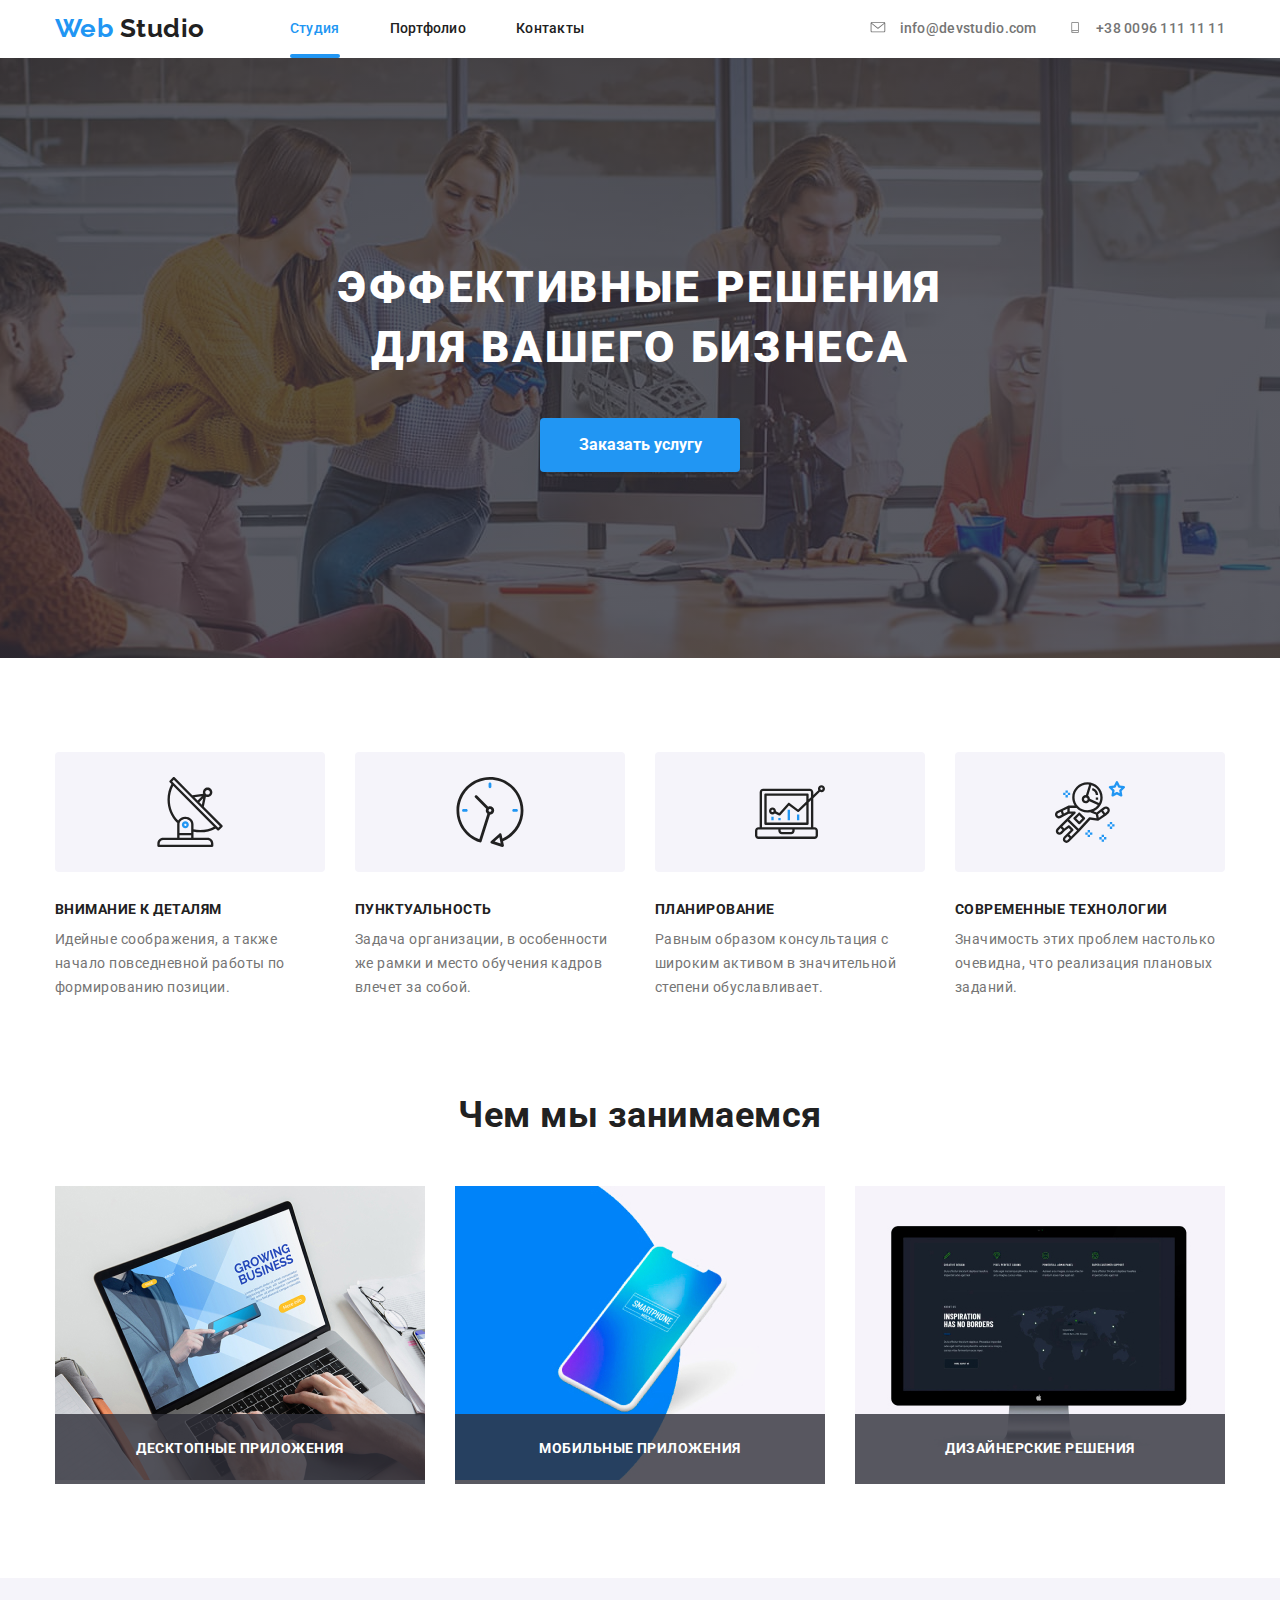
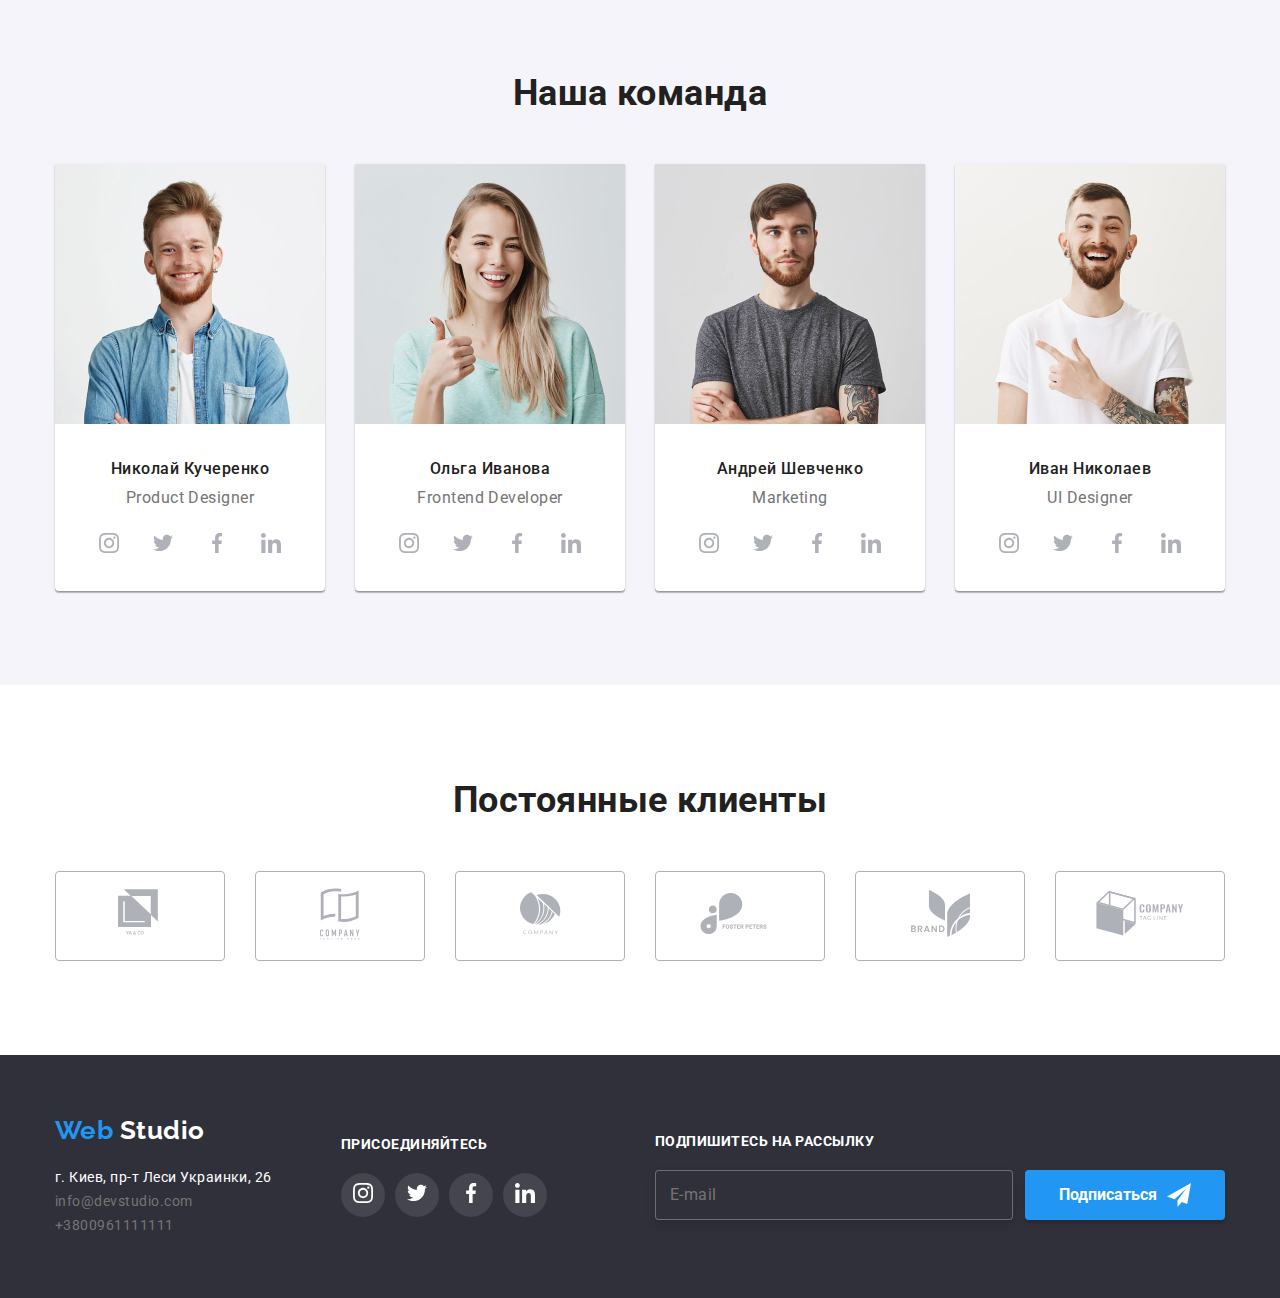
<file: index.html>
<!DOCTYPE html>
<html lang="ru">
  <head>
    <meta charset="UTF-8" />
    <meta name="viewport" content="width=device-width, initial-scale=1.0" />
    <title>goit-markup-hw-06</title>
    <link
      href="https://fonts.googleapis.com/css2?family=Raleway:wght@700&family=Roboto:wght@400;500;700&display=swap"
      rel="stylesheet"
    />
    <link
      rel="stylesheet"
      href="https://cdnjs.cloudflare.com/ajax/libs/modern-normalize/0.6.0/modern-normalize.min.css"
    />
    <link rel="stylesheet" href="./css/styles.css" />
  </head>
  <body>
    <!-- Шапка сайта -->

    <header class="page-header">
      <div class="container nav-flex">
        <nav>
          <div class="nav-flex">
            <a href="./index.html" class="logo-head"
              ><span class="blue">Web</span> Studio</a
            >
            <ul class="site-nav list">
              <li class="item">
                <a href="./index.html" class="link current">Студия</a>
              </li>
              <li class="item">
                <a href="./portfolio.html" class="link">Портфолио</a>
              </li>
              <li class="item"><a href="" class="link">Контакты</a></li>
            </ul>
          </div>
        </nav>

        <ul class="header-contacts list">
          <li class="item">
            <a href="mailto:info@devstudio.com" class="link">
              <svg class="button-icon" width="16" height="11">
                <use href="./icons/symbol-defs.svg#icon-envelope"></use>
              </svg>

              info@devstudio.com
            </a>
          </li>
          <li class="item">
            <a href="tel:+3800961111111" class="link">
              <svg class="button-icon" width="16" height="11">
                <use href="./icons/symbol-defs.svg#icon-smartphone"></use>
              </svg>

              +38 0096 111 11 11
            </a>
          </li>
        </ul>
      </div>
    </header>

    <!-- Основной контент страницы -->

    <main>
      <!-- Приветствие компании -->

      <section class="hero">
        <div class="hero-container">
          <h1 class="title">
            Эффективные решения <br />
            для вашего бизнеса
          </h1>

          <button class="button-blue" data-open-modal>Заказать услугу</button>
        </div>
      </section>

      <!-- какие-то приемущества -->

      <section class="features">
        <!-- Скрытый заголовок -->
        <div class="container">
          <h2 class="section-title is-hidden">Мы лучший выбор</h2>

          <!-- Список преимуществ компании -->

          <ul class="features-box list">
            <li class="item">
              <div class="icon-antenna">
                <svg class="button-icon" width="70" height="70">
                  <use href="./icons/symbol-defs.svg#icon-antenna"></use>
                </svg>
              </div>
              <h3 class="title">Внимание к деталям</h3>
              <p class="details">
                Идейные соображения, а также начало повседневной работы по
                формированию позиции.
              </p>
            </li>
            <li class="item">
              <div class="icon-clock">
                <svg class="button-icon" width="70" height="70">
                  <use href="./icons/symbol-defs.svg#icon-clock"></use>
                </svg>
              </div>
              <h3 class="title">Пунктуальность</h3>
              <p class="details">
                Задача организации, в особенности же рамки и место обучения
                кадров влечет за собой.
              </p>
            </li>
            <li class="item">
              <div class="icon-diagram">
                <svg class="button-icon" width="70" height="70">
                  <use href="./icons/symbol-defs.svg#icon-diagram"></use>
                </svg>
              </div>
              <h3 class="title">Планирование</h3>
              <p class="details">
                Равным образом консультация с широким активом в значительной
                степени обуславливает.
              </p>
            </li>
            <li class="item">
              <div class="icon-astronaut">
                <svg class="button-icon" width="70" height="70">
                  <use href="./icons/symbol-defs.svg#icon-astronaut"></use>
                </svg>
              </div>
              <h3 class="title">Современные технологии</h3>
              <p class="details">
                Значимость этих проблем настолько очевидна, что реализация
                плановых заданий.
              </p>
            </li>
          </ul>
        </div>
      </section>

      <!-- Примеры работ -->

      <section class="sections examples">
        <div class="container">
          <h2 class="section-title">Чем мы занимаемся</h2>

          <!-- Список ссылок(в картинках с описанием) на проекты  -->

          <ul class="example-box list">
            <li class="item">
              <a href="" class="link">
                <div class="example-sign">
                  <img
                    src="./images/img1.jpg"
                    alt="Ноутбук"
                    width="370"
                    height="294"
                  />
                  <h3 class="title">Десктопные приложения</h3>
                </div>
              </a>
            </li>
            <li class="item">
              <a href="" class="link">
                <div class="example-sign">
                  <img
                    src="./images/img2.jpg"
                    alt="Смартфон"
                    width="370"
                    height="294"
                  />
                  <h3 class="title">Мобильные приложения</h3>
                </div>
              </a>
            </li>
            <li class="item">
              <a href="" class="link">
                <div class="example-sign">
                  <img
                    src="./images/img3.jpg"
                    alt="Монитор"
                    width="370"
                    height="294"
                  />
                  <h3 class="title">Дизайнерские решения</h3>
                </div>
              </a>
            </li>
          </ul>
        </div>
      </section>

      <section class="sections team">
        <div class="container">
          <h2 class="section-title">Наша команда</h2>

          <!-- Список лиц членов нашей команды -->

          <ul class="team-box list">
            <li class="item">
              <img
                src="./images/face1.jpg"
                alt="Лицо человека1"
                class="photo"
                width="270"
                height="260"
              />
              <h3 class="name">Николай Кучеренко</h3>
              <p class="rank">Product Designer</p>

              <ul class="team-social list">
                <li class="item">
                  <button class="button-social" aria-label="Instagram">
                    <svg class="button-icon" width="20" height="20">
                      <use href="./icons/symbol-defs.svg#icon-instagram"></use>
                    </svg>
                  </button>
                </li>
                <li class="item">
                  <button class="button-social" aria-label="Twitter">
                    <svg class="button-icon" width="20" height="20">
                      <use href="./icons/symbol-defs.svg#icon-twitter"></use>
                    </svg>
                  </button>
                </li>
                <li class="item">
                  <button class="button-social" aria-label="Facebook">
                    <svg class="button-icon" width="20" height="20">
                      <use href="./icons/symbol-defs.svg#icon-facebook"></use>
                    </svg>
                  </button>
                </li>
                <li class="item">
                  <button class="button-social" aria-label="LinkedIn">
                    <svg class="button-icon" width="20" height="20">
                      <use href="./icons/symbol-defs.svg#icon-linkedin"></use>
                    </svg>
                  </button>
                </li>
              </ul>
            </li>
            <li class="item">
              <img
                src="./images/face2.jpg"
                alt="Лицо человека2"
                class="photo"
                width="270"
                height="260"
              />
              <h3 class="name">Ольга Иванова</h3>
              <p class="rank">Frontend Developer</p>
              <ul class="team-social list">
                <li class="item">
                  <button class="button-social" aria-label="Instagram">
                    <svg class="button-icon" width="20" height="20">
                      <use href="./icons/symbol-defs.svg#icon-instagram"></use>
                    </svg>
                  </button>
                </li>
                <li class="item">
                  <button class="button-social" aria-label="Twitter">
                    <svg class="button-icon" width="20" height="20">
                      <use href="./icons/symbol-defs.svg#icon-twitter"></use>
                    </svg>
                  </button>
                </li>
                <li class="item">
                  <button class="button-social" aria-label="Facebook">
                    <svg class="button-icon" width="20" height="20">
                      <use href="./icons/symbol-defs.svg#icon-facebook"></use>
                    </svg>
                  </button>
                </li>
                <li class="item">
                  <button class="button-social" aria-label="LinkedIn">
                    <svg class="button-icon" width="20" height="20">
                      <use href="./icons/symbol-defs.svg#icon-linkedin"></use>
                    </svg>
                  </button>
                </li>
              </ul>
            </li>
            <li class="item">
              <img
                src="./images/face3.jpg"
                alt="Лицо человека3"
                class="photo"
                width="270"
                height="260"
              />
              <h3 class="name">Андрей Шевченко</h3>
              <p class="rank">Marketing</p>
              <ul class="team-social list">
                <li class="item">
                  <button class="button-social" aria-label="Instagram">
                    <svg class="button-icon" width="20" height="20">
                      <use href="./icons/symbol-defs.svg#icon-instagram"></use>
                    </svg>
                  </button>
                </li>
                <li class="item">
                  <button class="button-social" aria-label="Twitter">
                    <svg class="button-icon" width="20" height="20">
                      <use href="./icons/symbol-defs.svg#icon-twitter"></use>
                    </svg>
                  </button>
                </li>
                <li class="item">
                  <button class="button-social" aria-label="Facebook">
                    <svg class="button-icon" width="20" height="20">
                      <use href="./icons/symbol-defs.svg#icon-facebook"></use>
                    </svg>
                  </button>
                </li>
                <li class="item">
                  <button class="button-social" aria-label="LinkedIn">
                    <svg class="button-icon" width="20" height="20">
                      <use href="./icons/symbol-defs.svg#icon-linkedin"></use>
                    </svg>
                  </button>
                </li>
              </ul>
            </li>
            <li class="item">
              <img
                src="./images/face4.jpg"
                alt="Лицо человека4"
                class="photo"
                width="270"
                height="260"
              />
              <h3 class="name">Иван Николаев</h3>
              <p class="rank">UI Designer</p>
              <ul class="team-social list">
                <li class="item">
                  <button class="button-social" aria-label="Instagram">
                    <svg class="button-icon" width="20" height="20">
                      <use href="./icons/symbol-defs.svg#icon-instagram"></use>
                    </svg>
                  </button>
                </li>
                <li class="item">
                  <button class="button-social" aria-label="Twitter">
                    <svg class="button-icon" width="20" height="20">
                      <use href="./icons/symbol-defs.svg#icon-twitter"></use>
                    </svg>
                  </button>
                </li>
                <li class="item">
                  <button class="button-social" aria-label="Facebook">
                    <svg class="button-icon" width="20" height="20">
                      <use href="./icons/symbol-defs.svg#icon-facebook"></use>
                    </svg>
                  </button>
                </li>
                <li class="item">
                  <button class="button-social" aria-label="LinkedIn">
                    <svg class="button-icon" width="20" height="20">
                      <use href="./icons/symbol-defs.svg#icon-linkedin"></use>
                    </svg>
                  </button>
                </li>
              </ul>
            </li>
          </ul>
        </div>
      </section>

      <!-- Секция в которой студия хвастается :D -->

      <section class="sections partners">
        <div class="container">
          <h2 class="section-title">Постоянные клиенты</h2>
          <ul class="partners list">
            <li class="item">
              <button class="button-company">
                <svg class="button-icon" width="44" height="49">
                  <use href="./icons/symbol-defs.svg#icon-logo1"></use>
                </svg>
                <span class="is-hidden">Компания1</span>
              </button>
            </li>
            <li class="item">
              <button class="button-company">
                <svg class="button-icon" width="40" height="52">
                  <use href="./icons/symbol-defs.svg#icon-logo2"></use>
                </svg>
                <span class="is-hidden">Компания2</span>
              </button>
            </li>
            <li class="item">
              <button class="button-company">
                <svg class="button-icon" width="41" height="43">
                  <use href="./icons/symbol-defs.svg#icon-logo3"></use>
                </svg>
                <span class="is-hidden">Компания3</span>
              </button>
            </li>
            <li class="item">
              <button class="button-company">
                <svg class="button-icon" width="80" height="42">
                  <use href="./icons/symbol-defs.svg#icon-logo4"></use>
                </svg>
                <span class="is-hidden">Компания4</span>
              </button>
            </li>
            <li class="item">
              <button class="button-company">
                <svg class="button-icon" width="59" height="47">
                  <use href="./icons/symbol-defs.svg#icon-logo5"></use>
                </svg>
                <span class="is-hidden">Компания5</span>
              </button>
            </li>
            <li class="item">
              <button class="button-company">
                <svg class="button-icon" width="88" height="45">
                  <use href="./icons/symbol-defs.svg#icon-logo6"></use>
                </svg>
                <span class="is-hidden">Компания6</span>
              </button>
            </li>
          </ul>
        </div>
      </section>
    </main>

    <!-- Футер -->

    <footer>
      <div class="container footer-padding">
        <div class="address-box">
          <a href="./index.html" class="logo-foot"
            ><span class="blue">Web</span> Studio</a
          >
          <address class="address">
            г. Киев, пр-т Леси Украинки, 26
          </address>
          <address class="footer-contacts">
            <a href="mailto:info@devstudio.com" class="link"
              >info@devstudio.com</a
            >
            <br />
            <a href="tel:+3800961111111" class="link">+3800961111111</a>
          </address>
        </div>

        <!-- Зазывающий подписаться список ссылок -->

        <div class="social-box">
          <section class="footer-social">
            <b class="title">присоединяйтесь</b>
            <ul class="footer-social list">
              <li class="item">
                <button class="button-social" aria-label="Instagram">
                  <svg class="button-icon" width="20" height="20">
                    <use href="./icons/symbol-defs.svg#icon-instagram"></use>
                  </svg>
                </button>
              </li>
              <li class="item">
                <button class="button-social" aria-label="Twitter">
                  <svg class="button-icon" width="20" height="20">
                    <use href="./icons/symbol-defs.svg#icon-twitter"></use>
                  </svg>
                </button>
              </li>
              <li class="item">
                <button class="button-social" aria-label="Facebook">
                  <svg class="button-icon" width="20" height="20">
                    <use href="./icons/symbol-defs.svg#icon-facebook"></use>
                  </svg>
                </button>
              </li>
              <li class="item">
                <button class="button-social" aria-label="LinkedIn">
                  <svg class="button-icon" width="20" height="20">
                    <use href="./icons/symbol-defs.svg#icon-linkedin"></use>
                  </svg>
                </button>
              </li>
            </ul>
          </section>
        </div>

        <!-- Секция зазывающая и помогающая сразу подписаться на рассылку -->

        <div class="form-container">
          <section class="footer-social">
            <b class="title">Подпишитесь на рассылку</b>
            <div class="fast-mail">
              <form class="footer-form" autocomplete="off">
                <label class="footer-field">
                  <input
                    type="email"
                    class="footer-input"
                    name="email"
                    placeholder=" "
                  />
                  <span class="foot-form-label">E-mail</span>
                </label>
              </form>

              <button class="button-blue footer">
                <span class="button-name">Подписаться</span>
                <svg class="button-icon" width="24" height="24">
                  <use
                    href="./icons/symbol-defs.svg#icon-send"
                    class="icon-send"
                  ></use>
                </svg>
              </button>
            </div>
          </section>
        </div>
      </div>
    </footer>

    <!-- MODAL WINDOW -->
    <div class="backdrop is-hidden" data-backdrop>
      <div class="modal">
        <div class="modal-box">
          <h2 class="modal-title">Оставьте свои данные, мы вам перезвоним</h2>
          <form class="form" autocomplete="off">
            <label class="form-field">
              <input
                type="text"
                class="form-input"
                name="name"
                placeholder=" "
              />
              <span class="form-label">Имя</span>
              <svg class="icon" width="16" height="11">
                <use href="./icons/symbol-defs.svg#icon-person"></use>
              </svg>
            </label>

            <label class="form-field">
              <input
                type="tel"
                class="form-input"
                name="telephone"
                placeholder=" "
              />
              <span class="form-label">Телефон</span>
              <svg class="icon" width="16" height="11">
                <use href="./icons/symbol-defs.svg#icon-phone"></use>
              </svg>
            </label>

            <label class="form-field">
              <input
                type="email"
                class="form-input"
                name="email"
                placeholder=" "
              />
              <span class="form-label">Почта</span>
              <svg class="icon" width="16" height="11">
                <use href="./icons/symbol-defs.svg#icon-email"></use>
              </svg>
            </label>

            <!-- TEXTAREA -->
            <label class="form-textarea">
              <textarea
                class="form-comment"
                name="comment"
                rows="10"
                placeholder=" "
              ></textarea>
              <span class="form-label-comment">Комментарий</span>
            </label>

            <!-- CHECKBOX -->

            <label class="form-check">
              <input
                class="checkbox"
                type="checkbox"
                name="topic"
                value="agree"
              />
              <span class="check-icon"></span>
              <span class="checkbox-label">
                Соглашаюсь с рассылкой и принимаю
                <a href="" class="checkbox-link"> Условия договора</a>
              </span>
            </label>
          </form>

          <button class="button-blue modalbutton">Отправить</button>

          <!-- X-CLOSE BUTTON -->
          <button class="x-close" data-close-modal>
            <svg class="icon-x" width="15" height="27">
              <use href="./icons/symbol-defs.svg#icon-x"></use>
            </svg>
          </button>
        </div>
      </div>
    </div>

    <!-- click script -->
    <script>
      const refs = {
        openModalBtn: document.querySelector('[data-open-modal]'),
        closeModalBtn: document.querySelector('[data-close-modal]'),
        backdrop: document.querySelector('[data-backdrop]'),
      };

      refs.openModalBtn.addEventListener('click', toggleModal);
      refs.closeModalBtn.addEventListener('click', toggleModal);

      refs.backdrop.addEventListener('click', logBackdropClick);

      function toggleModal() {
        refs.backdrop.classList.toggle('is-hidden');
      }

      function logBackdropClick() {
        console.log('Это клик в бекдроп');
      }
    </script>
  </body>
</html>
</file>
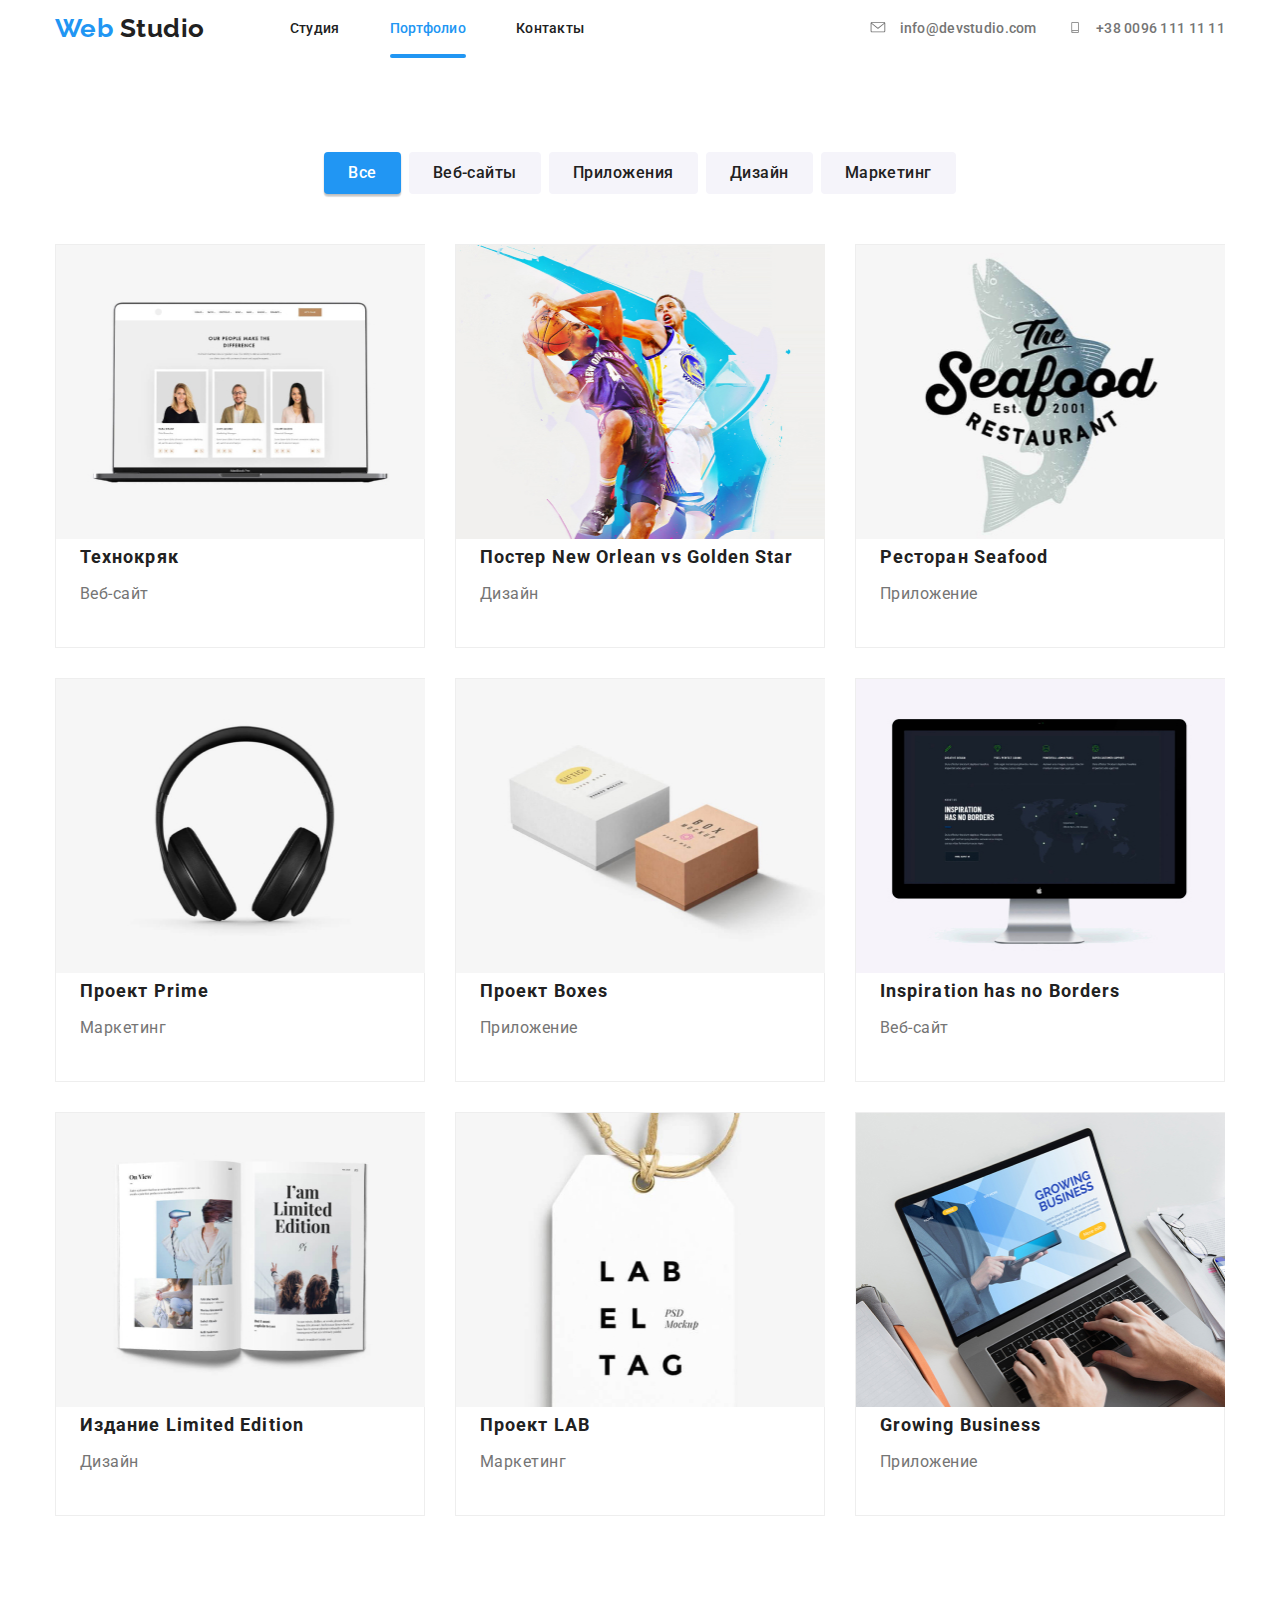
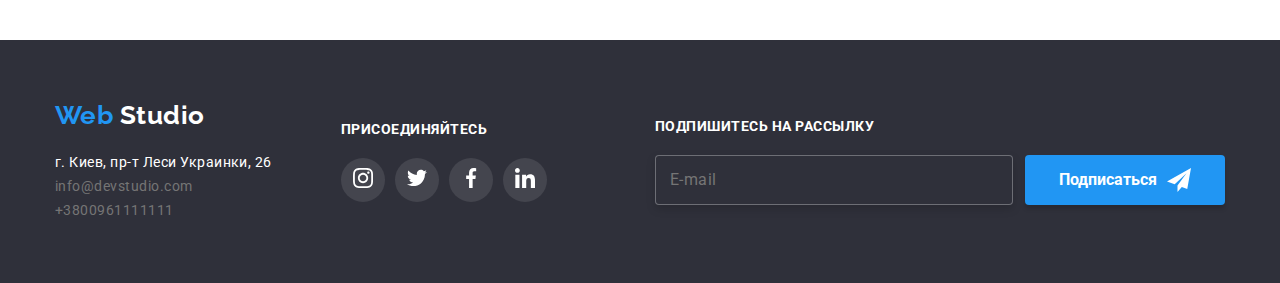
<file: portfolio.html>
<!DOCTYPE html>
<html lang="en">
  <head>
    <meta charset="UTF-8" />
    <meta name="viewport" content="width=device-width, initial-scale=1.0" />
    <title>Портфолио</title>
    <link
      href="https://fonts.googleapis.com/css2?family=Raleway:wght@700&family=Roboto:wght@400;500;700&display=swap"
      rel="stylesheet"
    />
    <link
      rel="stylesheet"
      href="https://cdnjs.cloudflare.com/ajax/libs/modern-normalize/0.6.0/modern-normalize.min.css"
    />
    <link rel="stylesheet" href="./css/styles.css" />
  </head>
  <body>
    <!-- Шапка сайта -->

    <header class="page-header">
      <div class="container nav-flex">
        <nav>
          <div class="nav-flex">
            <a href="./index.html" class="logo-head"
              ><span class="blue">Web</span> Studio</a
            >
            <ul class="site-nav list">
              <li class="item">
                <a href="./index.html" class="link">Студия</a>
              </li>
              <li class="item">
                <a href="./portfolio.html" class="link current">Портфолио</a>
              </li>
              <li class="item"><a href="" class="link">Контакты</a></li>
            </ul>
          </div>
        </nav>

        <ul class="header-contacts list">
          <li class="item">
            <a href="mailto:info@devstudio.com" class="link">
              <svg class="button-icon" width="16" height="11">
                <use href="./icons/symbol-defs.svg#icon-envelope"></use>
              </svg>

              info@devstudio.com
            </a>
          </li>
          <li class="item">
            <a href="tel:+3800961111111" class="link">
              <svg class="button-icon" width="16" height="11">
                <use href="./icons/symbol-defs.svg#icon-smartphone"></use>
              </svg>

              +38 0096 111 11 11
            </a>
          </li>
        </ul>
      </div>
    </header>

    <!-- Главный контент странички -->

    <main>
      <section class="portfolio">
        <!-- Этот заголовок будет скрыт -->
        <div class="container">
          <h1 class="is-hidden">Портфолио</h1>

          <!-- Кнопки выбора категорий -->

          <ul class="category list">
            <li class="item">
              <button class="button-category active">Все</button>
            </li>
            <li class="item">
              <button class="button-category">Веб-сайты</button>
            </li>
            <li class="item">
              <button class="button-category">Приложения</button>
            </li>
            <li class="item">
              <button class="button-category">Дизайн</button>
            </li>
            <li class="item">
              <button class="button-category">Маркетинг</button>
            </li>
          </ul>

          <!-- Список проектов -->

          <ul class="sample list">
            <li class="item">
              <a href="" class="link">
                <div class="sample-backdrop">
                  <img
                    src="./images/example1.jpg"
                    alt="Ноутбук"
                    width="369"
                    height="294"
                  />
                  <p class="description">
                    Технокряк это современная площадка распространения
                    коронавируса. Компании используют эту платформу для
                    цифрового шпионажа и атак на защищённые сервера конкурентов.
                  </p>
                </div>
                <h2 class="title">Технокряк</h2>
                <p class="category-tag">Веб-сайт</p>
              </a>
            </li>
            <li class="item">
              <a href="" class="link">
                <div class="sample-backdrop">
                  <img
                    src="./images/example2.jpg"
                    alt="Баскетбол"
                    width="369"
                    height="294"
                  />
                  <p class="description">
                    Технокряк это современная площадка распространения
                    коронавируса. Компании используют эту платформу для
                    цифрового шпионажа и атак на защищённые сервера конкурентов.
                  </p>
                </div>
                <h2 class="title">Постер New Orlean vs Golden Star</h2>
                <p class="category-tag">Дизайн</p>
              </a>
            </li>
            <li class="item">
              <a href="" class="link">
                <div class="sample-backdrop">
                  <img
                    src="./images/example3.jpg"
                    alt="Ресторан Морской Кухни"
                    width="369"
                    height="294"
                  />
                  <p class="description">
                    Технокряк это современная площадка распространения
                    коронавируса. Компании используют эту платформу для
                    цифрового шпионажа и атак на защищённые сервера конкурентов.
                  </p>
                </div>
                <h2 class="title">Ресторан Seafood</h2>
                <p class="category-tag">Приложение</p>
              </a>
            </li>
            <li class="item">
              <a href="" class="link">
                <div class="sample-backdrop">
                  <img
                    src="./images/example4.jpg"
                    alt="Наушники"
                    width="369"
                    height="294"
                  />
                  <p class="description">
                    Технокряк это современная площадка распространения
                    коронавируса. Компании используют эту платформу для
                    цифрового шпионажа и атак на защищённые сервера конкурентов.
                  </p>
                </div>
                <h2 class="title">Проект Prime</h2>
                <p class="category-tag">Маркетинг</p>
              </a>
            </li>
            <li class="item">
              <a href="" class="link">
                <div class="sample-backdrop">
                  <img
                    src="./images/example5.jpg"
                    alt="Две Коробки"
                    width="369"
                    height="294"
                  />
                  <p class="description">
                    Технокряк это современная площадка распространения
                    коронавируса. Компании используют эту платформу для
                    цифрового шпионажа и атак на защищённые сервера конкурентов.
                  </p>
                </div>
                <h2 class="title">Проект Boxes</h2>
                <p class="category-tag">Приложение</p>
              </a>
            </li>
            <li class="item">
              <a href="" class="link">
                <div class="sample-backdrop">
                  <img
                    src="./images/example6.jpg"
                    alt="Монитор"
                    width="369"
                    height="294"
                  />
                  <p class="description">
                    Технокряк это современная площадка распространения
                    коронавируса. Компании используют эту платформу для
                    цифрового шпионажа и атак на защищённые сервера конкурентов.
                  </p>
                </div>
                <h2 class="title">Inspiration has no Borders</h2>
                <p class="category-tag">Веб-сайт</p>
              </a>
            </li>
            <li class="item">
              <a href="" class="link">
                <div class="sample-backdrop">
                  <img
                    src="./images/example7.jpg"
                    alt="Журнал"
                    width="369"
                    height="294"
                  />
                  <p class="description">
                    Технокряк это современная площадка распространения
                    коронавируса. Компании используют эту платформу для
                    цифрового шпионажа и атак на защищённые сервера конкурентов.
                  </p>
                </div>
                <h2 class="title">Издание Limited Edition</h2>
                <p class="category-tag">Дизайн</p>
              </a>
            </li>
            <li class="item">
              <a href="" class="link">
                <div class="sample-backdrop">
                  <img
                    src="./images/example8.jpg"
                    alt="Лэйбл"
                    width="369"
                    height="294"
                  />
                  <p class="description">
                    Технокряк это современная площадка распространения
                    коронавируса. Компании используют эту платформу для
                    цифрового шпионажа и атак на защищённые сервера конкурентов.
                  </p>
                </div>
                <h2 class="title">Проект LAB</h2>
                <p class="category-tag">Маркетинг</p>
              </a>
            </li>
            <li class="item">
              <a href="" class="link">
                <div class="sample-backdrop">
                  <img
                    src="./images/example9.jpg"
                    alt="Ноутбук на столе"
                    width="369"
                    height="294"
                  />
                  <p class="description">
                    Технокряк это современная площадка распространения
                    коронавируса. Компании используют эту платформу для
                    цифрового шпионажа и атак на защищённые сервера конкурентов.
                  </p>
                </div>
                <h2 class="title">Growing Business</h2>
                <p class="category-tag">Приложение</p>
              </a>
            </li>
          </ul>
        </div>
      </section>
    </main>

    <!-- Футер -->

    <footer>
      <div class="container footer-padding">
        <div class="address-box">
          <a href="./index.html" class="logo-foot"
            ><span class="blue">Web</span> Studio</a
          >
          <address class="address">
            г. Киев, пр-т Леси Украинки, 26
          </address>
          <address class="footer-contacts">
            <a href="mailto:info@devstudio.com" class="link"
              >info@devstudio.com</a
            >
            <br />
            <a href="tel:+3800961111111" class="link">+3800961111111</a>
          </address>
        </div>

        <!-- Зазывающий подписаться список ссылок -->

        <div class="social-box">
          <section class="footer-social">
            <b class="title">присоединяйтесь</b>
            <ul class="footer-social list">
              <li class="item">
                <button class="button-social" aria-label="Instagram">
                  <svg class="button-icon" width="20" height="20">
                    <use href="./icons/symbol-defs.svg#icon-instagram"></use>
                  </svg>
                </button>
              </li>
              <li class="item">
                <button class="button-social" aria-label="Twitter">
                  <svg class="button-icon" width="20" height="20">
                    <use href="./icons/symbol-defs.svg#icon-twitter"></use>
                  </svg>
                </button>
              </li>
              <li class="item">
                <button class="button-social" aria-label="Facebook">
                  <svg class="button-icon" width="20" height="20">
                    <use href="./icons/symbol-defs.svg#icon-facebook"></use>
                  </svg>
                </button>
              </li>
              <li class="item">
                <button class="button-social" aria-label="LinkedIn">
                  <svg class="button-icon" width="20" height="20">
                    <use href="./icons/symbol-defs.svg#icon-linkedin"></use>
                  </svg>
                </button>
              </li>
            </ul>
          </section>
        </div>

        <!-- Секция зазывающая и помогающая сразу подписаться на рассылку -->

        <div class="form-container">
          <section class="footer-social">
            <b class="title">Подпишитесь на рассылку</b>
            <div class="fast-mail">
              <form class="footer-form" autocomplete="off">
                <label class="footer-field">
                  <input
                    type="email"
                    class="footer-input"
                    name="email"
                    placeholder=" "
                  />
                  <span class="foot-form-label">E-mail</span>
                </label>
              </form>

              <button class="button-blue footer">
                <span class="button-name">Подписаться</span>
                <svg class="button-icon" width="24" height="24">
                  <use
                    href="./icons/symbol-defs.svg#icon-send"
                    class="icon-send"
                  ></use>
                </svg>
              </button>
            </div>
          </section>
        </div>
      </div>
    </footer>
  </body>
</html>
</file>
<file: css/styles.css>
/* акцентирующий цвет текста #2196F3 */
/* основной цвет текста #212121 */
/* второстепенный цвет текста #757575 */
/* основной цвет фона #FFFFFF */
/* второстепенный цвет фона #F5F4FA */
/* цвет фона футера #2F303A */

:root {
  --accent-text-color: #2196f3;
  --primary-text-color: #212121;
  --secondary-text-color: #757575;
  --primary-white-color: #ffffff;
  --secondary-bg-color: #f5f4fa;
  --footer-bg-color: #2f303a;
  --button-company-color: #afb1b8;
  --timing-cube: cubic-bezier(0.4, 0, 0.2, 1);
}

body {
  background-color: var(--primary-white-color);
  color: var(--primary-text-color);

  font-family: Roboto, sans-serif;
  letter-spacing: 0.03em;
}

.list {
  padding: 0;
  margin: 0;
  list-style: none;
}

.link {
  text-decoration: none;
}

.container {
  margin-left: auto;
  margin-right: auto;
  width: 1200px;
  padding-left: 15px;
  padding-right: 15px;
  /* outline: 2px solid purple; */
}

.visually-hidden {
}

.is-hidden {
  position: absolute;
  width: 1px;
  height: 1px;
  margin: -1px;
  border: 0;
  padding: 0;
  clip: rect(0 0 0 0);
  overflow: hidden;
}

/* Logo Head and Foot*/
.logo-head,
.logo-foot {
  font-family: Raleway, sans-serif;
  font-weight: 700;
  font-size: 26px;
  line-height: 1.2;
  text-decoration: none;
}
.logo-head {
  color: var(--primary-text-color);
}
.logo-head .blue,
.logo-foot .blue {
  color: var(--accent-text-color);
}
.logo-foot {
  color: var(--primary-white-color);

  display: inline-block;
  margin-bottom: 20px;
}

/* Site nav */

.nav-flex {
  display: flex;
  align-items: center;
}

.site-nav {
  display: flex;
  margin-left: 85px;
}

.site-nav .link {
  display: block;
  padding-top: 21px;
  padding-bottom: 21px;

  color: var(--primary-text-color);

  transition: color 250ms var(--timing-cube);
}
.site-nav .link:hover,
.site-nav .link:focus {
  color: var(--accent-text-color);
}
.site-nav .link.current {
  color: var(--accent-text-color);
}
.site-nav > .item {
  position: relative;
}

.site-nav .link.current::after {
  content: '';

  position: absolute;
  bottom: 0;
  left: 0;

  display: inline-block;
  width: 100%;
  height: 4px;

  background-color: var(--accent-text-color);
  border-radius: 2px;
}

.site-nav .item + .item {
  margin-left: 50px;
}

/* Header contacts */

.header-contacts {
  display: flex;
  margin-left: auto;
}

.header-contacts .item:not(:last-child) {
  margin-right: 30px;
}

.header-contacts .link {
  color: var(--secondary-text-color);

  transition: color 250ms var(--timing-cube);
}

.header-contacts .link:hover,
.header-contacts .link:focus {
  color: var(--accent-text-color);
}

.header-contacts .link:hover .button-icon {
  fill: var(--accent-text-color);
}

.header-contacts .button-icon {
  margin-right: 10px;

  fill: var(--secondary-text-color);

  transition: all 250ms var(--timing-cube);
}

/* Site nav + Header contacts FONTS */

.site-nav,
.header-contacts {
  font-weight: 500;
  font-size: 14px;
  line-height: 1.14;
  letter-spacing: 0.02em;
}

/* Fooooter */
footer {
  background-color: var(--footer-bg-color);
}

.address-box {
  margin-right: 69px;
}

/* .social-box {
  margin-right: 94px;
} */

.footer-padding {
  padding-top: 60px;
  padding-bottom: 60px;

  display: flex;
  align-items: center;
}

.address,
.footer-contacts {
  font-style: normal;
  font-weight: 400;
  font-size: 14px;
  line-height: 1.71;
}

.address {
  color: var(--primary-white-color);
}

.footer-contacts .link {
  color: var(--secondary-text-color);
}

.footer-social.list {
  display: flex;
}

.footer-social .item:not(:last-child) {
  margin-right: 10px;
}
.footer-social .button-social {
  width: 44px;
  height: 44px;

  border-radius: 50%;
  background-color: rgba(255, 255, 255, 0.1);
  border-color: transparent;

  fill: var(--primary-white-color);

  transition: all 250ms var(--timing-cube);
}

.button-social:hover,
.button-social:focus {
  background-color: var(--accent-text-color);

  cursor: pointer;
}

.footer-social .title {
  display: inline-block;
  margin-bottom: 20px;

  font-weight: 700;
  font-size: 14px;
  line-height: 1.14;
  text-transform: uppercase;

  color: var(--primary-white-color);
}

/* Form-Container  */

.form-container {
  margin-left: auto;
}

.footer-form {
}

.footer-input {
  width: 358px;
  height: 50px;
  padding: 15px;
  margin-right: 12px;
  background-color: var(--footer-bg-color);

  border: 1px solid rgba(255, 255, 255, 0.3);
  box-sizing: border-box;
  filter: drop-shadow(0px 4px 4px rgba(0, 0, 0, 0.15));
  border-radius: 4px;

  outline: transparent;
}

.footer-field {
  position: relative;
}

.foot-form-label {
  position: absolute;
  top: 50%;
  left: 15px;
  transform: translateY(-50%);

  font-size: 16px;
  color: var(--secondary-text-color);

  transition: transform 250ms var(--timing-cube);
}

.footer-field:focus-within > .foot-form-label,
.footer-field:not(:placeholder-shown) + .foot-form-label {
  /* transform: translateY(-42px); */
  transform: translate(-150%, -50%);

  color: var(--accent-text-color);
}

.fast-mail {
  display: flex;
  align-items: center;
}

.button-blue.footer {
  display: flex;
  align-items: center;
  width: 200px;
  height: 50px;
}

/* Button */
.button-blue {
  /* display: flex;
  align-items: center; */

  background-color: var(--accent-text-color);
  color: var(--primary-white-color);

  font-family: inherit;
  font-weight: 700;
  font-size: 16px;
  line-height: 1.87;
  text-align: center;

  padding: 10px 32px;

  min-width: 200px;
  border-color: transparent;

  box-shadow: 0px 4px 4px rgba(0, 0, 0, 0.15);
  border-radius: 4px;

  cursor: pointer;
}

.button-blue .button-name {
  margin-right: 10px;
}

/* Main */
/* Hero section*/

.hero-container {
  margin-right: auto;
  margin-left: auto;
  text-align: center;

  max-width: 1600px;
  height: 600px;
  background-image: linear-gradient(
      to right,
      rgba(47, 48, 58, 0.8),
      rgba(47, 48, 58, 0.8)
    ),
    url('../images/bg-hero.jpg');
  background-color: var(--secondary-bg-color);
  background-position: center;
  background-repeat: no-repeat;
  background-size: cover;
}

.hero .title {
  color: var(--primary-white-color);

  padding-top: 200px;
  margin-top: 0;
  margin-bottom: 40px;

  font-weight: 900;
  font-size: 44px;
  line-height: 1.36;
  letter-spacing: 0.06em;
  text-transform: uppercase;
}

.hero .button-blue {
  margin-left: auto;
  margin-right: auto;
}
/* SECTIONS */
.sections {
  padding-top: 94px;
  padding-bottom: 94px;
}
/* Features section */

.features {
  padding-top: 94px;
}

.features .title {
  font-weight: 700;
  font-size: 14px;
  line-height: 1.14;
  text-transform: uppercase;

  margin-top: 0;
  margin-bottom: 10px;
}
.features .details {
  color: var(--secondary-text-color);

  width: 270px;
  font-size: 14px;
  line-height: 1.71;

  margin-top: 0;
  margin-bottom: 0;
}

.features-box {
  display: flex;
  justify-content: center;
}
.features-box .icon-antenna,
.features-box .icon-clock,
.features-box .icon-diagram,
.features-box .icon-astronaut {
  padding: 25px 100px;
  margin-bottom: 30px;
  height: 120px;

  background-color: var(--secondary-bg-color);
  border-radius: 4px;
}

.features-box > .item:not(:last-child) {
  margin-right: 30px;
}

/* Examples and Team Sections */
.section-title {
  margin-top: 0;
  margin-bottom: 50px;

  font-weight: 700;
  font-size: 36px;
  line-height: 1.17;
  text-align: center;
}

/* Examples section */

.example-box {
  display: flex;
  justify-content: center;
}

.example-box .item {
  display: flex;
}

.example-box .item:not(:last-child) {
  margin-right: 30px;
}

.example-sign {
  position: relative;
}

.examples .title {
  position: absolute;
  bottom: 0;
  left: 0;
  right: 0;

  margin: 0 0;
  padding-top: 27px;
  padding-bottom: 27px;
  font-weight: 700;
  font-size: 14px;
  line-height: 1.14;
  text-align: center;
  text-transform: uppercase;

  color: var(--primary-white-color);
  background-color: rgba(47, 48, 58, 0.8);
}

/* Team section */

.team-box {
  display: flex;
  justify-content: center;
}

.team-box > .item:not(:last-child) {
  margin-right: 30px;
}

.team {
  background-color: var(--secondary-bg-color);
}

.team .photo {
  margin-bottom: 30px;
}

.team .name {
  font-weight: 500;
  font-size: 16px;
  line-height: 1.19;

  margin-top: 0;
  margin-bottom: 10px;
  text-align: center;
}
.team .rank {
  color: var(--secondary-text-color);

  font-weight: 400;
  font-size: 16px;
  line-height: 1.19;

  margin-top: 0;
  margin-bottom: 16px;
  text-align: center;
}

/* Team`s Cards */
.team-box > .item {
  background-color: var(--primary-white-color);
  box-shadow: 0px 2px 1px rgba(0, 0, 0, 0.2), 0px 1px 1px rgba(0, 0, 0, 0.14),
    0px 1px 3px rgba(0, 0, 0, 0.12);
  border-radius: 0px 0px 4px 4px;
}
/* Team`s Social buttons  */

.team-social.list {
  display: flex;
  justify-content: center;
  margin-bottom: 24px;
}

.team-social .item:not(:last-child) {
  margin-right: 10px;
}

.team-social .button-social {
  width: 44px;
  height: 44px;

  border-radius: 50%;

  background-color: transparent;
  border-color: transparent;

  fill: var(--button-company-color);

  transition: all 250ms var(--timing-cube);
}

.team-social .button-social:hover,
.team-social .button-social:focus {
  fill: var(--primary-white-color);
  background-color: var(--accent-text-color);
  cursor: pointer;
}

/* Partners List Flex */

.partners.list {
  display: flex;
  justify-content: center;
}

/* Кнопки компаний */
.partners .button-company {
  width: 170px;
  height: 90px;

  background-color: transparent;
  border: 1px solid var(--button-company-color);
  fill: var(--button-company-color);
  box-sizing: border-box;
  border-radius: 4px;
  cursor: pointer;

  transition: all 250ms var(--timing-cube);
}

.partners .button-company:hover,
.partners .button-company:focus {
  border: 1px solid var(--accent-text-color);
  fill: var(--accent-text-color);
}

.partners > .item:not(:last-child) {
  margin-right: 30px;
}

/* Portfolio Page */

.portfolio {
  padding-top: 94px;
  padding-bottom: 94px;
}

/* Кнопка выбора категорий Portfolio button */

.button-category {
  color: var(--primary-text-color);
  background-color: var(--secondary-bg-color);

  font-family: inherit;
  font-weight: 500;
  font-size: 16px;
  line-height: 1.62;
  text-align: center;
  letter-spacing: inherit;

  padding: 6px 22px;

  border-radius: 4px;
  border-color: transparent;

  transition: all 250ms var(--timing-cube);
}

.button-category:hover,
.button-category:focus {
  color: var(--accent-text-color);
  cursor: pointer;

  box-shadow: 0px 2px 2px rgba(0, 0, 0, 0.12), 0px 1px 2px rgba(0, 0, 0, 0.08),
    0px 3px 1px rgba(0, 0, 0, 0.1);
}

.button-category.active {
  color: var(--primary-white-color);
  background-color: var(--accent-text-color);
  box-shadow: 0px 2px 2px rgba(0, 0, 0, 0.12), 0px 1px 2px rgba(0, 0, 0, 0.08),
    0px 3px 1px rgba(0, 0, 0, 0.1);
}

.button-category.sleep {
  color: var(--primary-text-color);
  background-color: var(--secondary-bg-color);
}

/* Portfolio list */

.portfolio .title {
  color: var(--primary-text-color);

  font-weight: 700;
  font-size: 18px;
  line-height: 2;
  letter-spacing: 0.06em;

  margin-top: 0;
  margin-right: 0;
  margin-bottom: 4px;
  margin-left: 24px;
}

.portfolio .category-tag {
  color: var(--secondary-text-color);

  font-weight: 400;
  font-size: 16px;
  line-height: 1.87;

  margin-top: 0;
  margin-right: 0;
  margin-bottom: 20px;
  margin-left: 24px;
}

.category.list {
  display: flex;
  justify-content: center;
  align-items: center;

  margin-bottom: 50px;
}

.category > .item:not(:last-child) {
  margin-right: 8px;
}

.sample.list {
  display: flex;
  flex-wrap: wrap;
}

.sample .item {
  width: 370px;
  height: 404px;

  margin-right: 30px;
  margin-bottom: 30px;

  background-color: var(--primary-white-color);
  border: 1px solid #eeeeee;

  transition: all 250ms var(--timing-cube);
}

.sample > .item:nth-child(3n) {
  margin-right: 0;
}

.sample .item:hover,
.sample .item:focus {
  box-shadow: 1px 4px 6px rgba(0, 0, 0, 0.16), 0px 4px 4px rgba(0, 0, 0, 0.06),
    0px 1px 1px rgba(0, 0, 0, 0.12);
  cursor: pointer;
}

.sample-backdrop {
  position: relative;
  overflow: hidden;

  width: 369px;
  height: 294px;
}

.sample-backdrop::before {
  display: block;
  content: '';

  position: absolute;
  top: 0;
  right: 0;
  width: 100%;
  height: 100%;

  background-color: rgba(33, 150, 243, 0.9);

  transform: translateY(100%);
  transition: transform 250ms var(--timing-cube),
    opacity 250ms var(--timing-cube);

  opacity: 0;
}

.sample .description {
  font-weight: 400;
  font-size: 18px;
  line-height: 1.56;

  margin-top: 0;
  margin-bottom: 0;

  color: var(--primary-white-color);

  width: 322px;
  height: 168px;

  position: absolute;

  top: 50%;
  left: 50%;
  transform: translate(-50%, 125%);
  transition: transform 250ms var(--timing-cube),
    opacity 250ms var(--timing-cube);

  opacity: 0;
  overflow: hidden;
}

.sample .item:hover .sample-backdrop::before {
  transform: translateY(0%);
  opacity: 1;
}

.sample .item:hover .description {
  top: 50%;
  left: 50%;
  transform: translate(-50%, -50%);
  opacity: 1;
}

/* MODAL WINDOW */
.modal-box {
  position: relative;

  /* outline: 1px solid red; */
  width: 528px;
  display: flex;
  flex-direction: column;
  align-items: center;

  margin-right: auto;
  margin-left: auto;

  background-color: var(--primary-white-color);
  box-shadow: 0px 1px 3px rgba(0, 0, 0, 0.12), 0px 1px 1px rgba(0, 0, 0, 0.14),
    0px 2px 1px rgba(0, 0, 0, 0.2);
  border-radius: 4px;
}

.modal-title {
  /* margin-top: 40px;
  margin-left: 40px;
  margin-right: 40px; */

  margin: 40px 40px 20px 40px;

  font-family: Roboto;

  font-weight: bold;
  font-size: 20px;

  /* text-align: center; */
  letter-spacing: 0.03em;

  color: var(--primary-text-color);
}

.form {
  /* outline: 1px solid red; */
  display: block;
  padding: 20px;

  margin-right: auto;
  margin-left: auto;
}

.form-field {
  position: relative;
  display: flex;
  flex-direction: column;

  margin-bottom: 28px;
}

.form-label {
  position: absolute;
  display: inline-block;
  color: var(--secondary-text-color);

  top: 50%;
  left: 42px;
  transform: translateY(-50%);

  transition: transform 250ms var(--timing-cube);
}

.form-input {
  width: 448px;
  height: 40px;
  margin: 0;
  padding-top: 11px;
  padding-bottom: 11px;
  padding-left: 42px;

  font: inherit;

  border: 1px solid rgba(33, 33, 33, 0.2);
  border-radius: 4px;
}

.icon {
  position: absolute;
  top: 50%;
  left: 18px;

  transform: translateY(-50%);

  display: inline-block;
  width: 18px;
  height: 18px;
}

.form-field:focus-within > .form-input,
.form-textarea:focus-within > .form-comment {
  border-color: var(--accent-text-color);
  outline: none;
}

.form-field:focus-within > .icon {
  fill: var(--accent-text-color);
}

.form-field:focus-within > .form-label,
.form-input:not(:placeholder-shown) + .form-label {
  /* transform: translateY(-42px); */
  transform: translate(-25px, -42px);

  color: var(--accent-text-color);
}

/* TEXTAREA */
textarea {
  resize: none;
}

.form-textarea {
  position: relative;
  width: 448px;
}

.form-comment {
  width: 448px;
  height: 120px;
  margin-bottom: 25px;
  padding: 12px 16px;

  font: inherit;

  border: 1px solid rgba(33, 33, 33, 0.2);
  border-radius: 4px;
}

.form-label-comment {
  position: absolute;
  display: inline-block;
  color: var(--secondary-text-color);

  left: 16px;
  transform: translateY(12px);

  transition: transform 250ms var(--timing-cube);
}

.form-textarea:focus-within > .form-label-comment,
.form-comment:not(:placeholder-shown) + .form-label-comment {
  /* transform: translateY(-42px); */
  transform: translateY(-22px);

  color: var(--accent-text-color);
}

/* CHECKBOX */
.checkbox-link {
  text-decoration: none;
  color: var(--accent-text-color);
  text-decoration: underline;
}

.form-check {
  display: flex;
  align-items: center;
}

.checkbox-label {
  color: var(--secondary-text-color);
  margin-left: 5px;
  font-size: 14px;
}

.checkbox {
  /* -webkit-appearance: none;
  -moz-appearance: none;
  appearance: none;
  position: absolute; */

  position: absolute;
  width: 1px;
  height: 1px;
  margin: -1px;
  border: 0;
  padding: 0;
  clip: rect(0 0 0 0);
  overflow: hidden;
}

.check-icon {
  display: inline-block;
  width: 15px;
  height: 15px;
  margin-right: 5px;

  border: 2px solid #2a2a2a;
  border-radius: 4px;

  transition: transform 250ms var(--timing-cube);
}

.checkbox:checked + .check-icon {
  transform: scale(1.2);
  border-color: transparent;
  background-color: var(--accent-text-color);
  background-image: url('../icons/icon-check.svg');
  background-size: contain;
  background-origin: border-box;
}

/* X-CLOSE BUTTON */
.x-close {
  position: absolute;
  top: 8px;
  right: 8px;

  width: 30px;
  height: 30px;

  border-radius: 50%;

  background-color: transparent;
  border: 1px solid rgba(0, 0, 0, 0.1);

  fill: var(--primary-text-color);

  transition: all 250ms var(--timing-cube);
}

.x-close:hover,
.x-close:focus {
  fill: var(--accent-text-color);
}

/* MAIN BackDrop */
.backdrop {
  position: fixed;
  top: 0;
  left: 0;
  width: 100%;
  height: 100%;
  background-color: rgba(0, 0, 0, 0.5);

  opacity: 1;

  transition: opacity 250ms var(--timing-cube);
}

.backdrop.is-hidden {
  opacity: 0;
  pointer-events: none;
}

.backdrop.is-hidden .modal {
  transform: translate(-50%, -50%) scale(1.1);
}

.modal {
  position: absolute;
  top: 50%;
  left: 50%;

  min-height: 300px;
  min-width: 400px;
  padding: 15px;

  transform: translate(-50%, -50%) scale(1);

  transition: transform 250ms var(--timing-cube);
}

.button-blue.modalbutton {
  margin-bottom: 40px;
}
</file>
